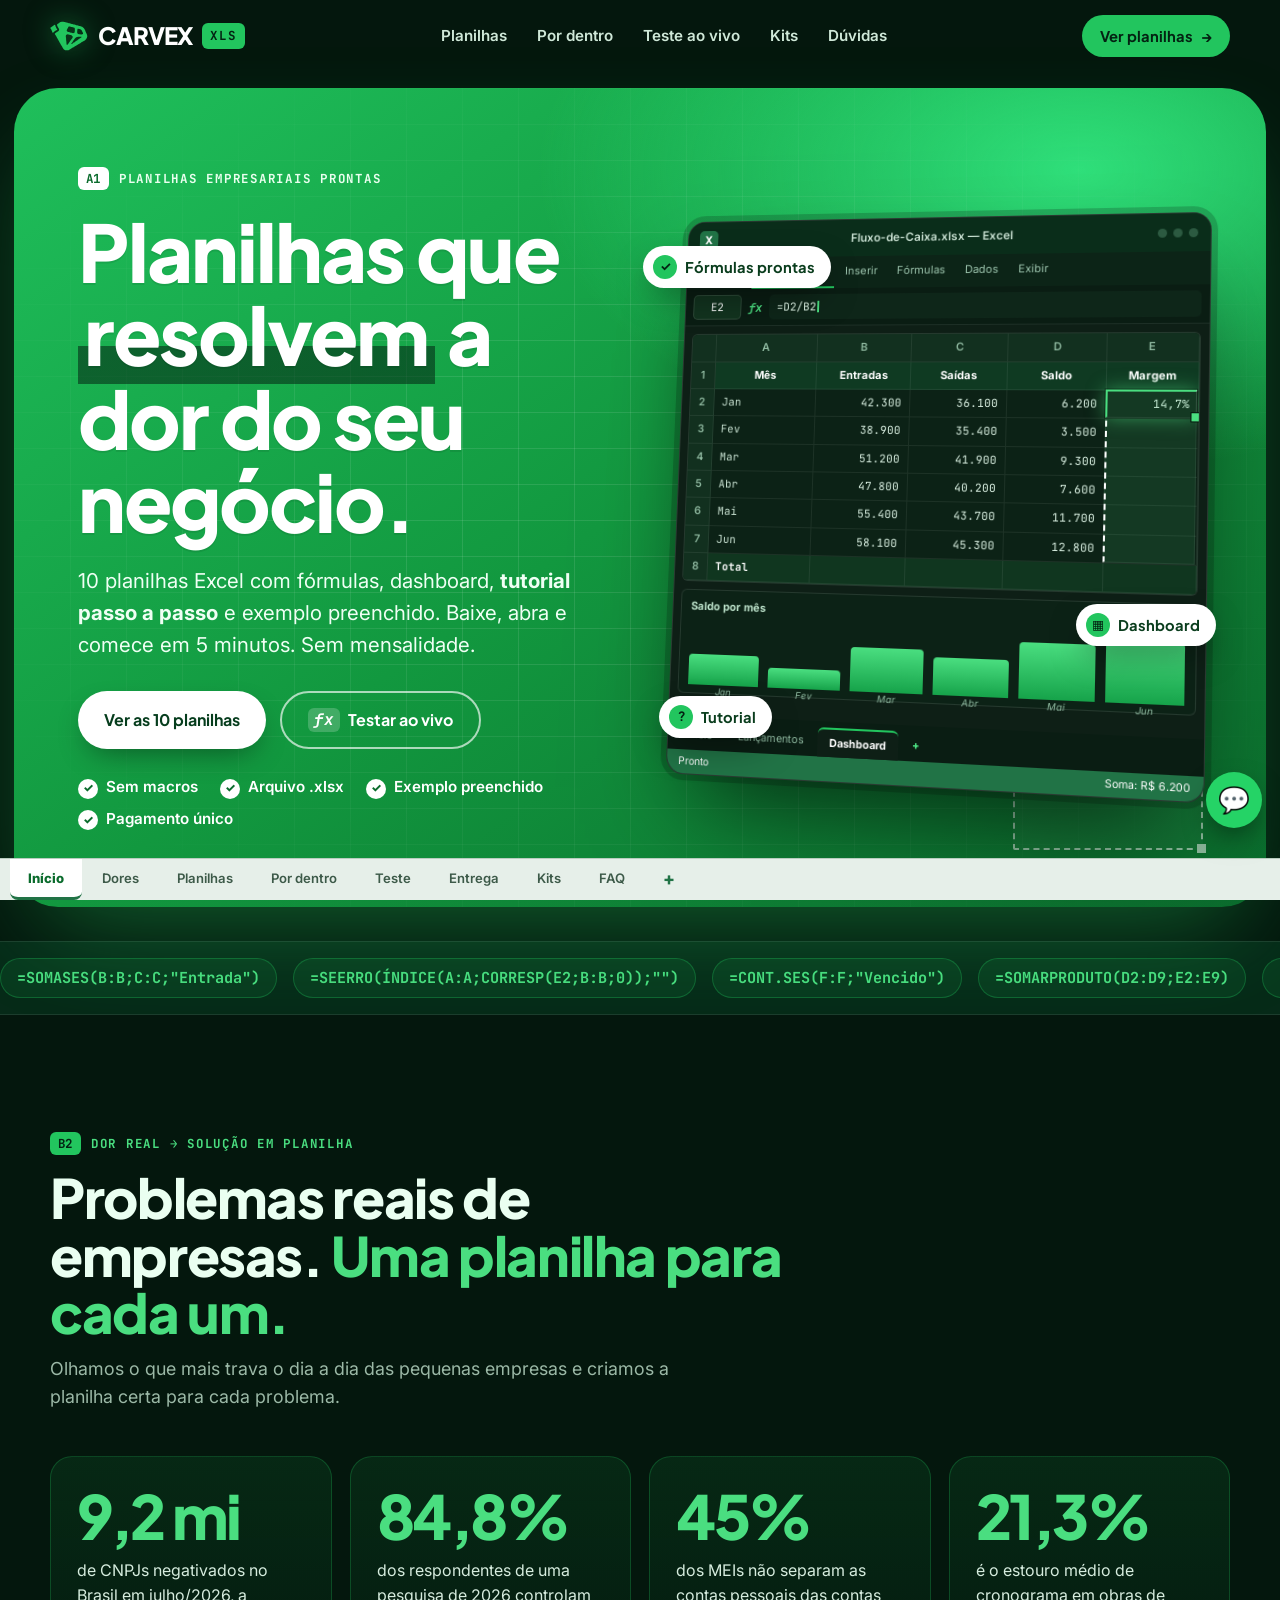
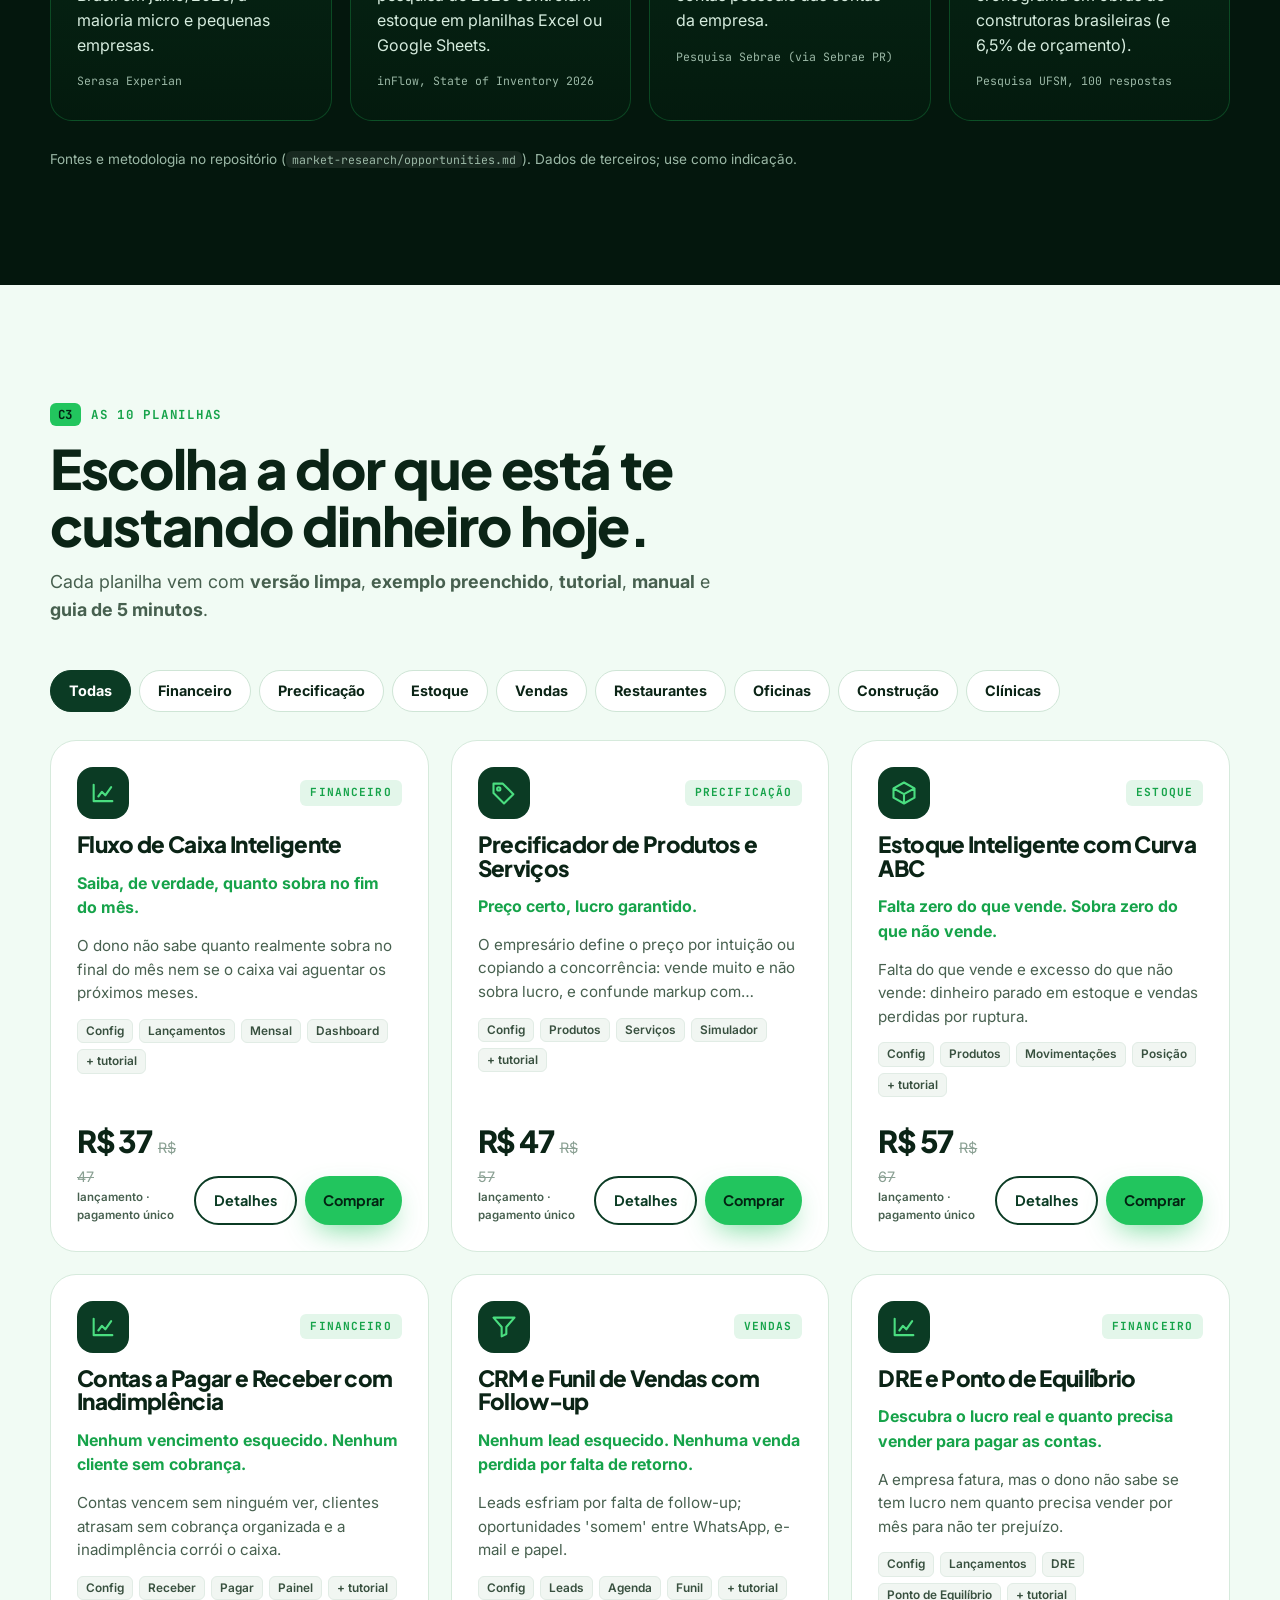
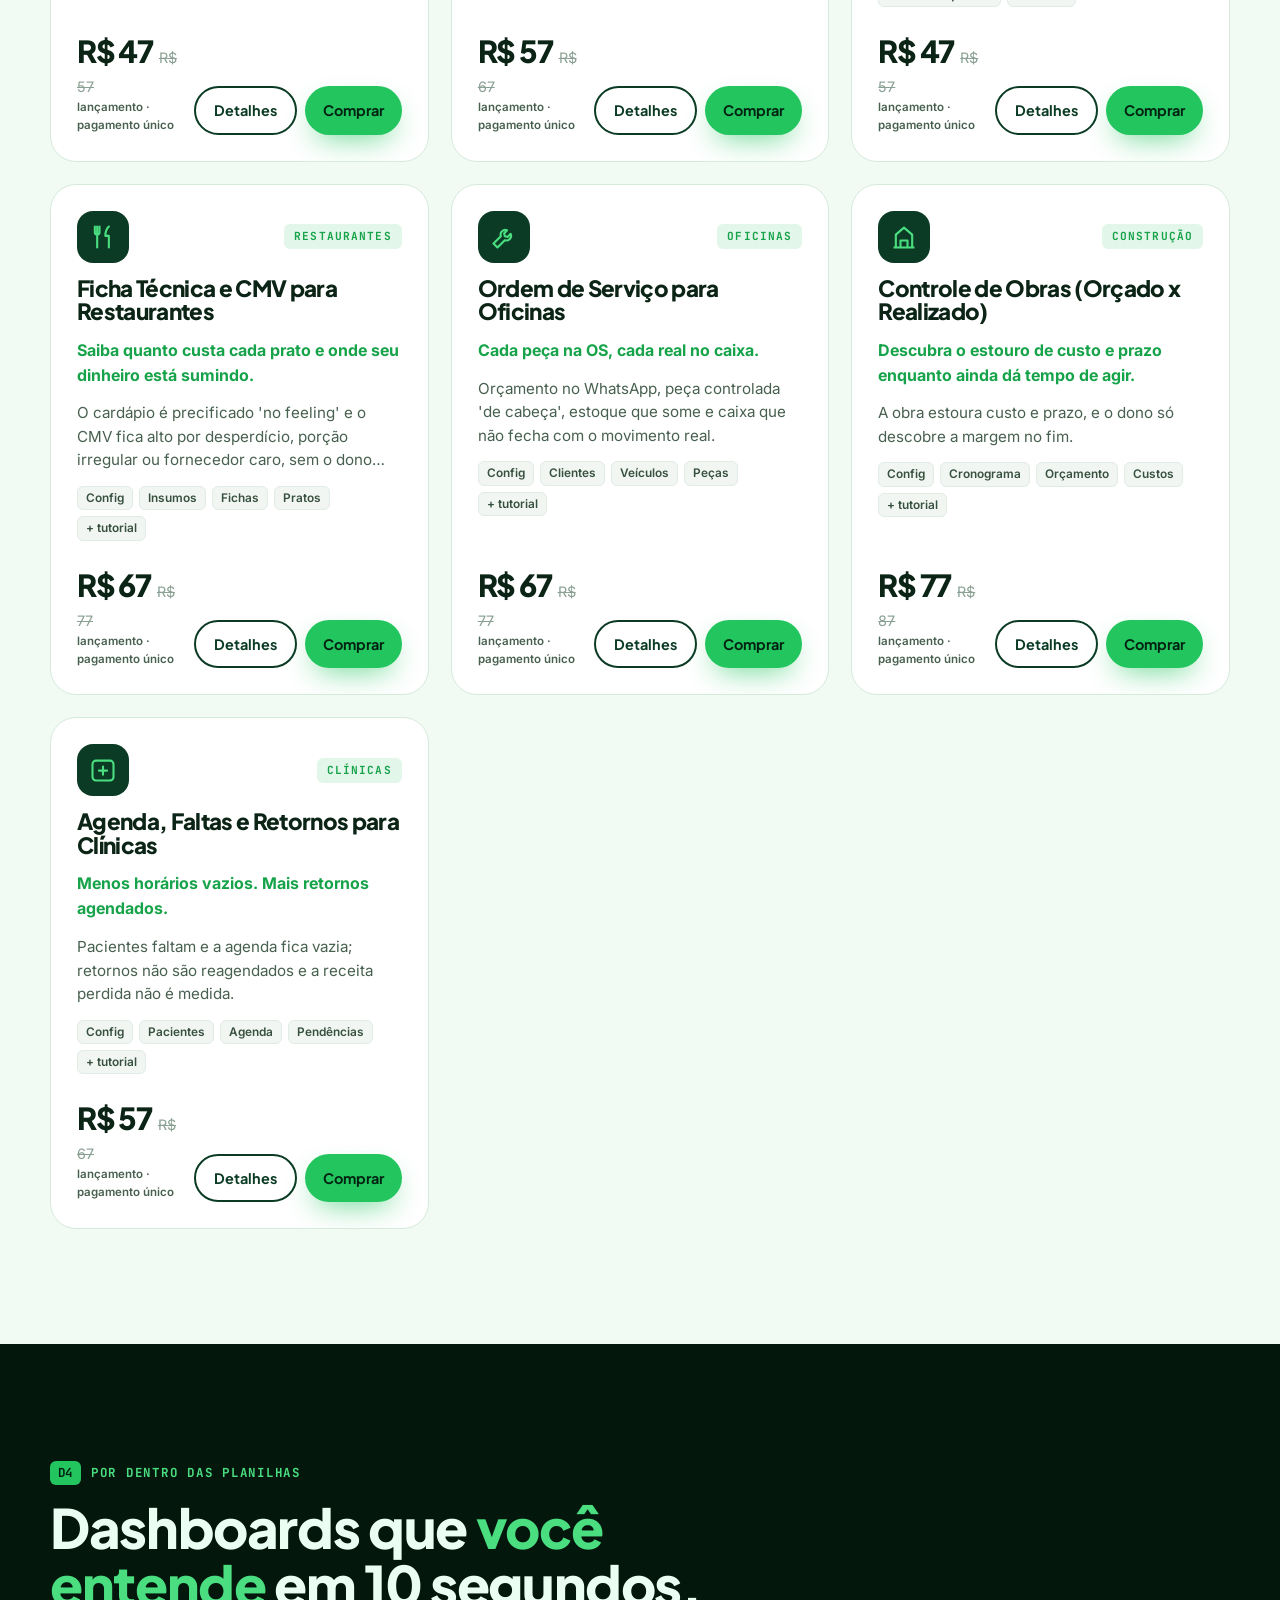
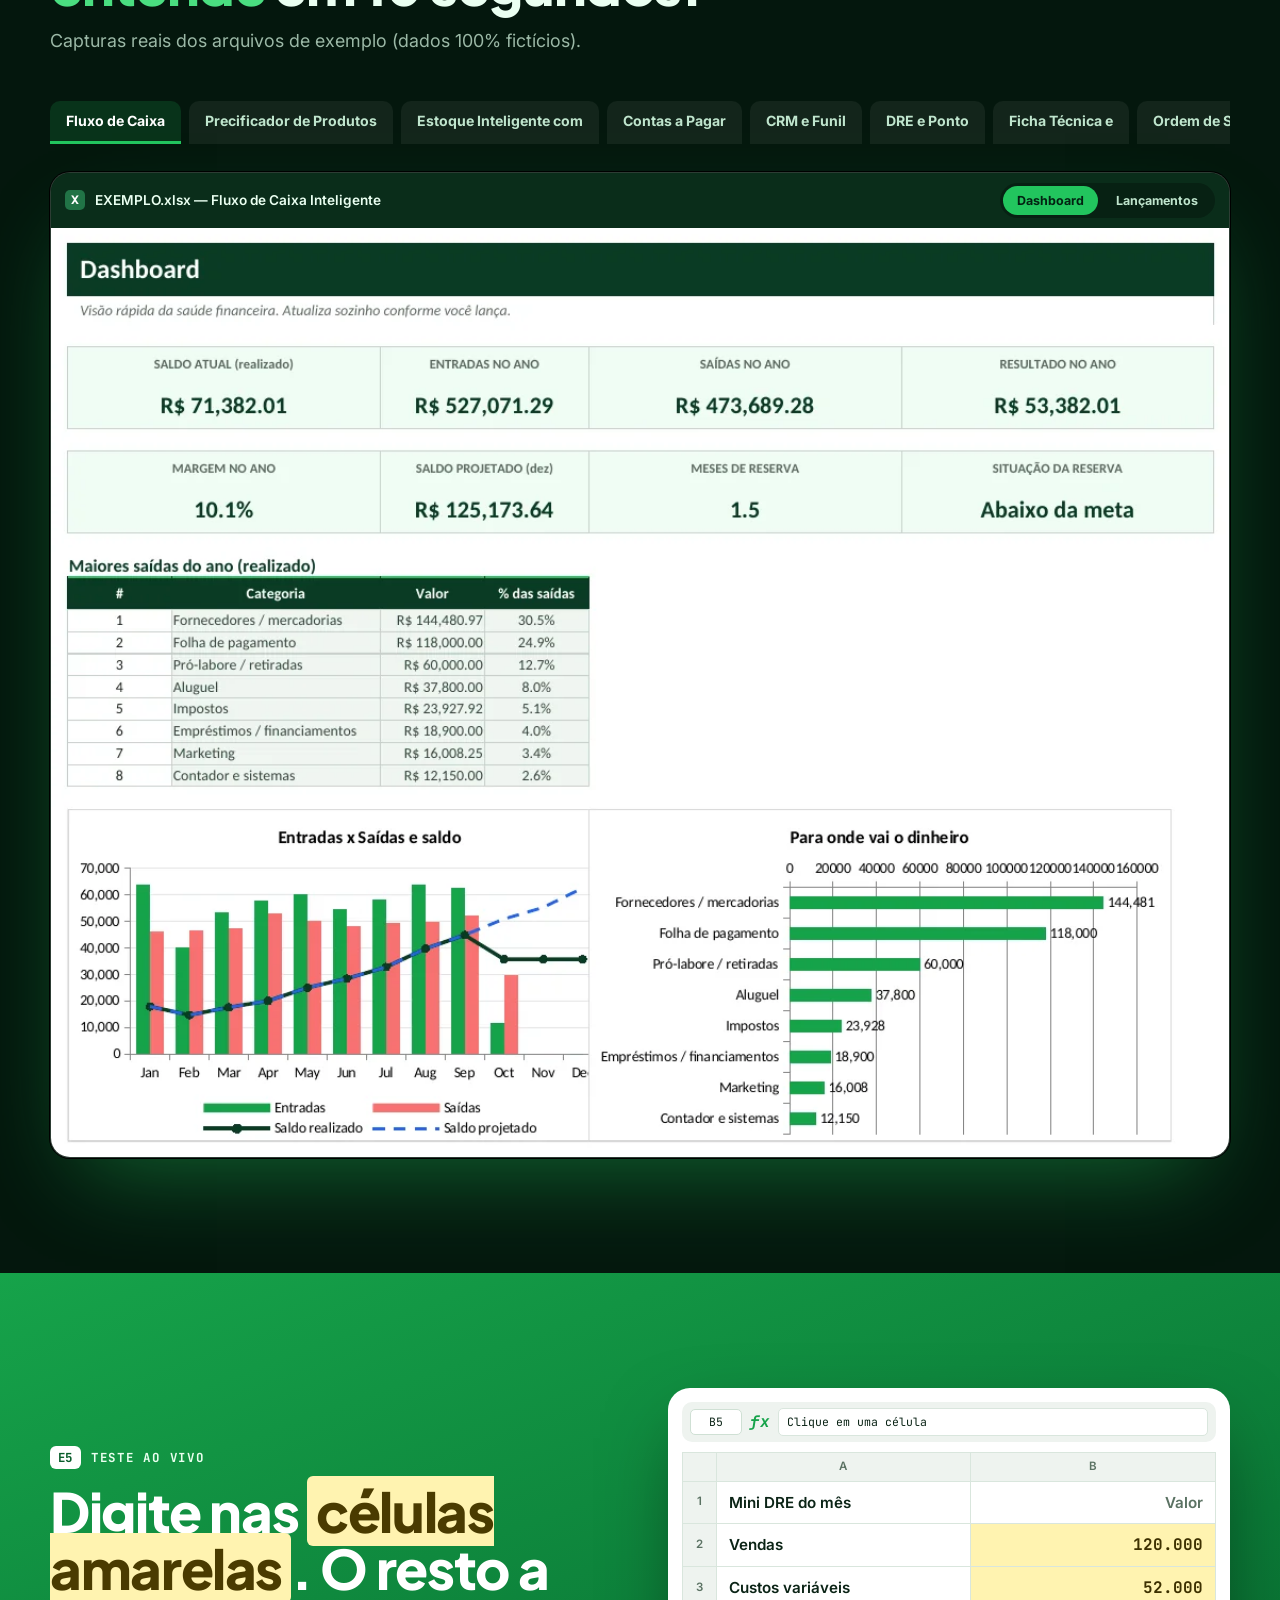
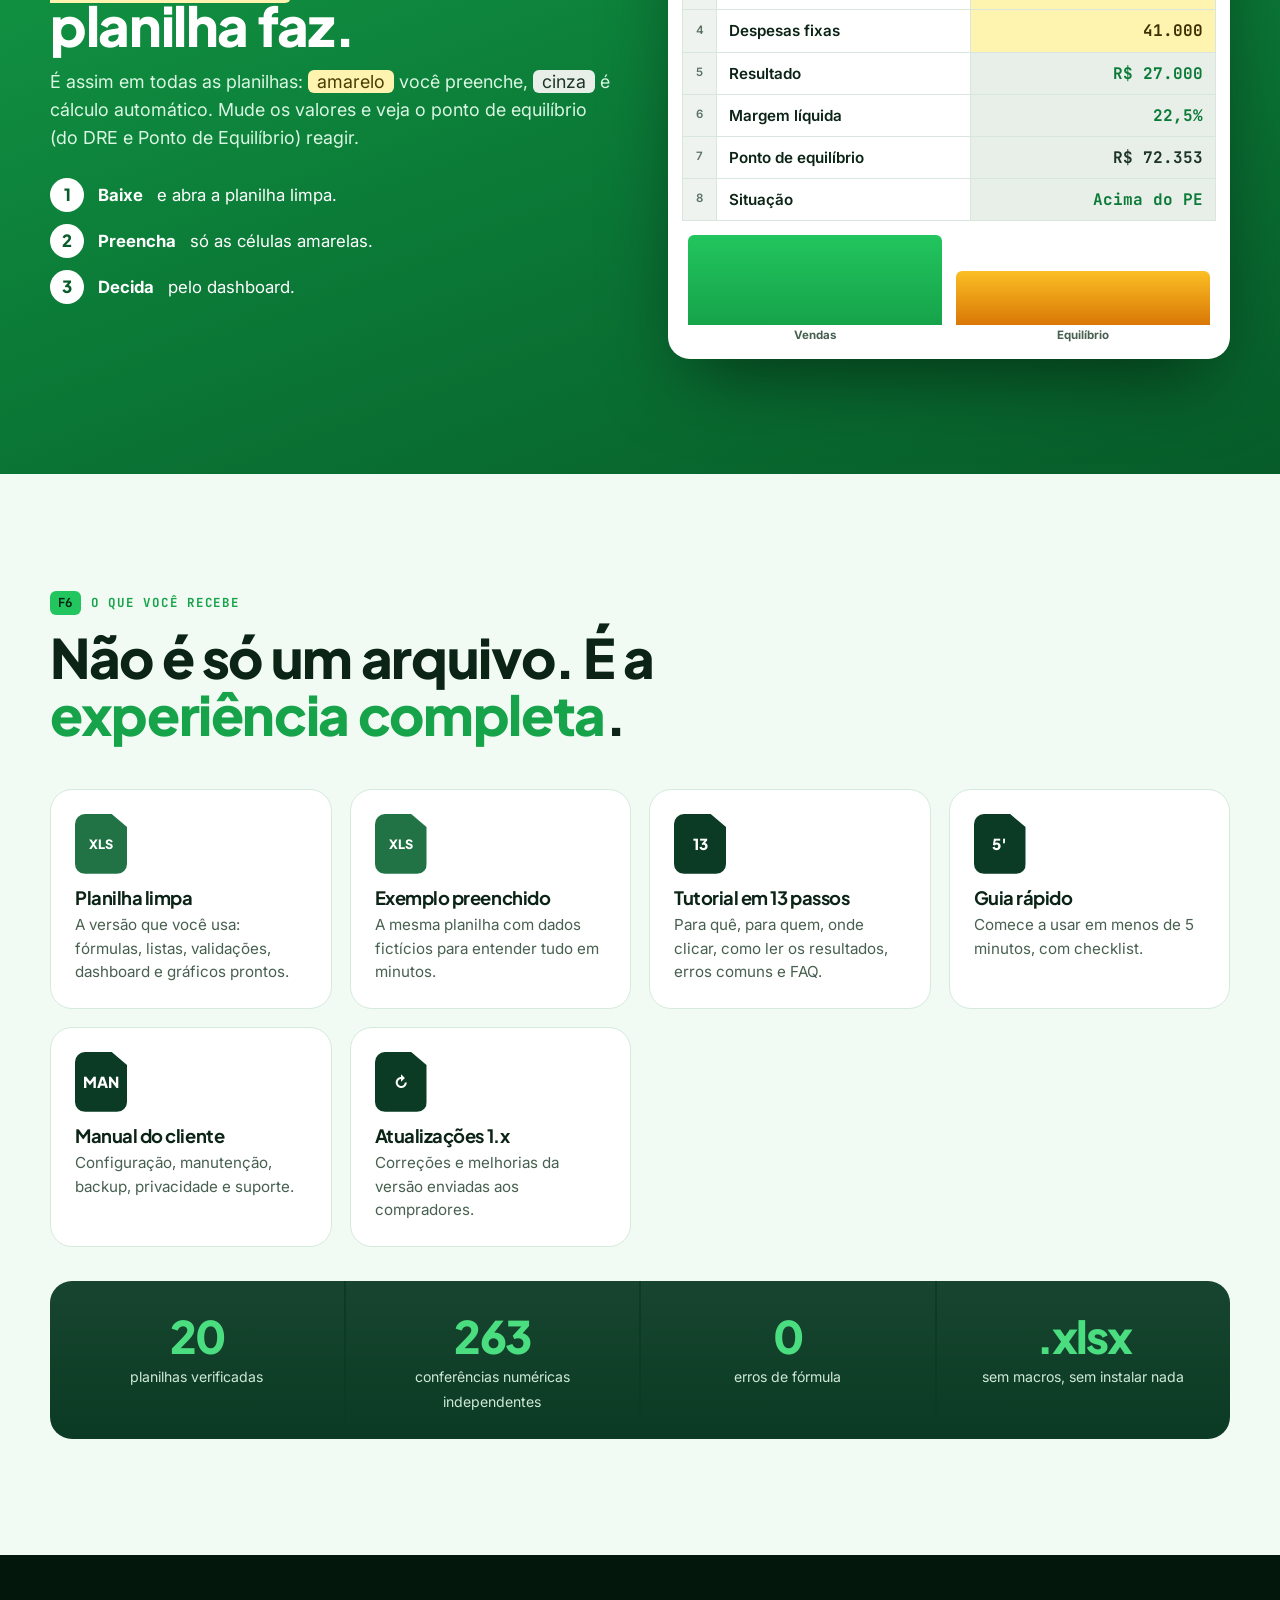
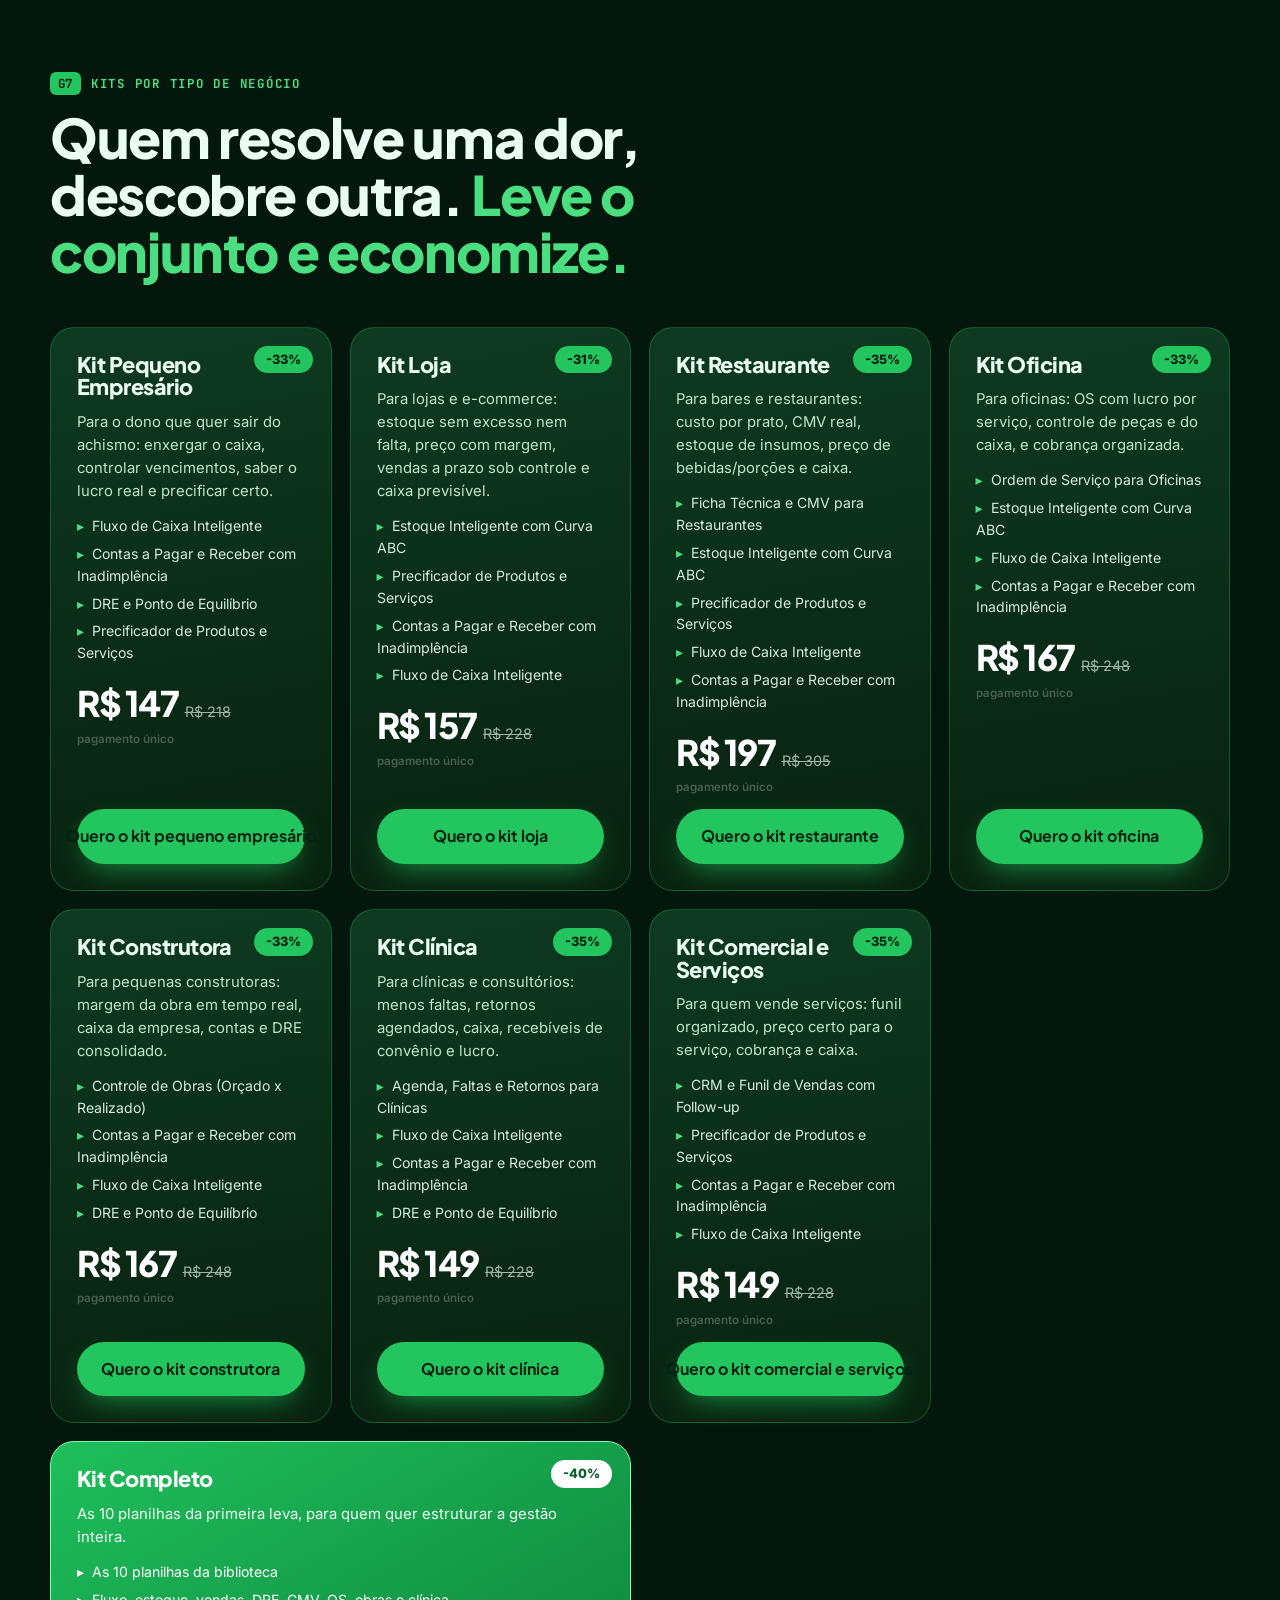
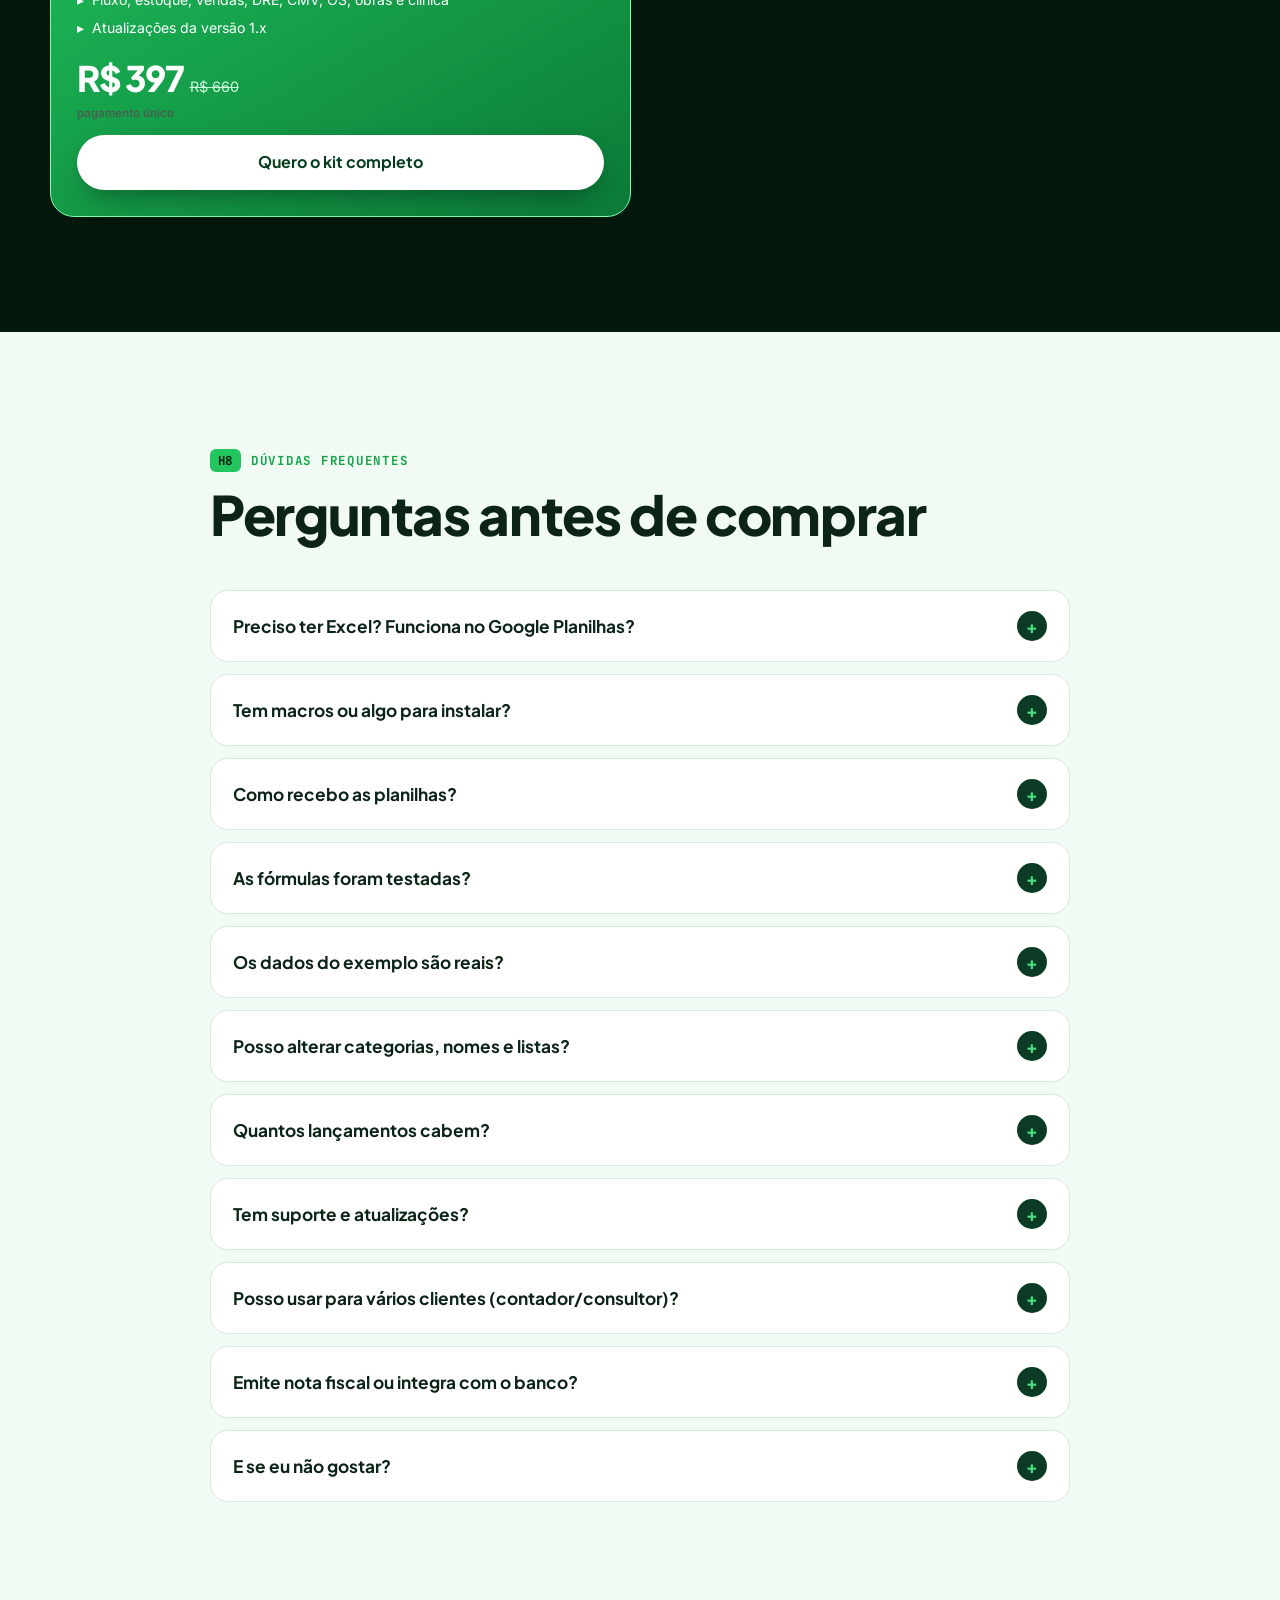
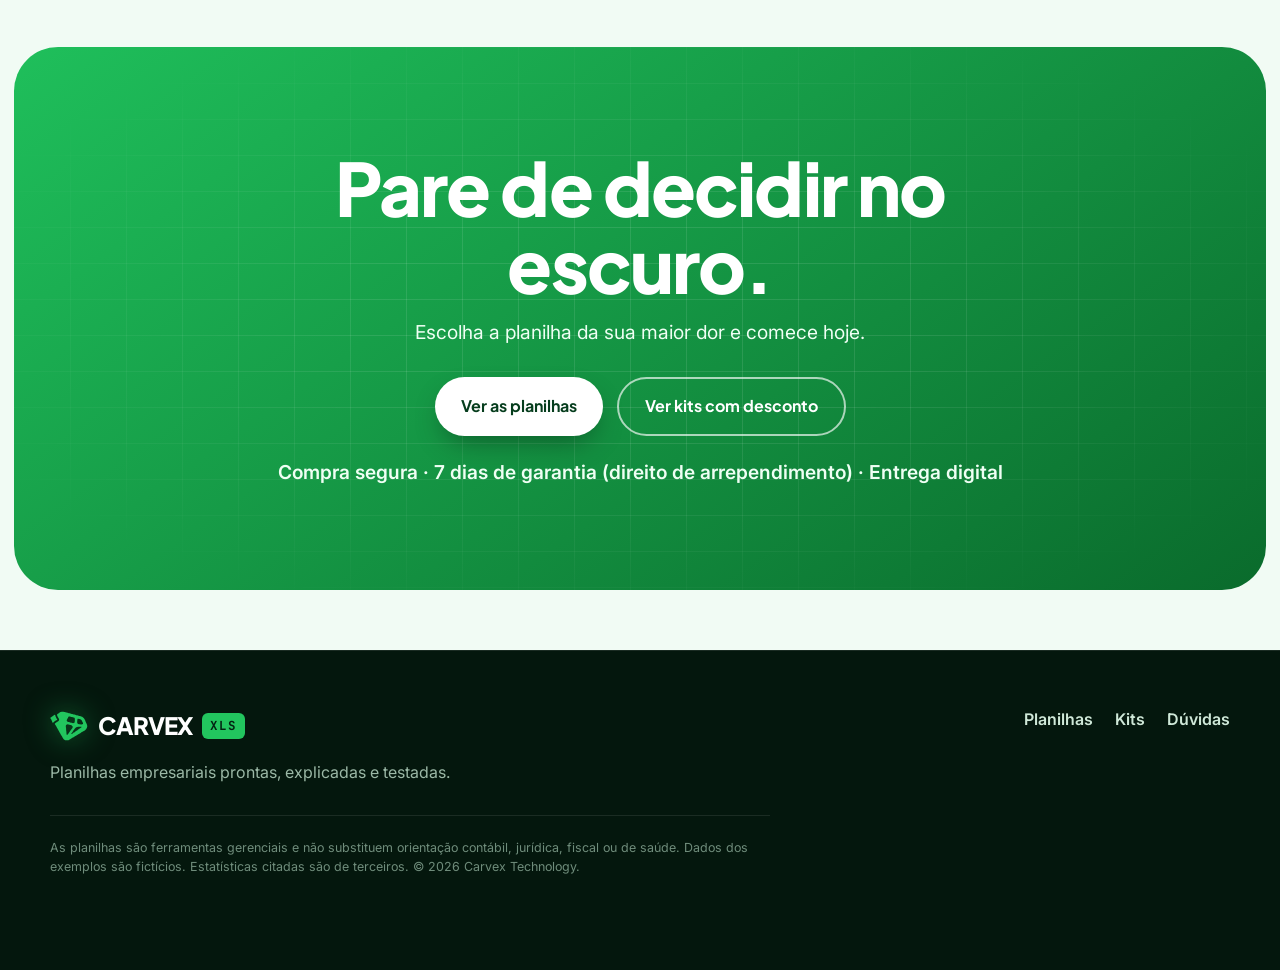
<file: site/index.html>
<!doctype html>
<html lang="pt-BR">
<head>
<meta charset="utf-8">
<meta name="viewport" content="width=device-width, initial-scale=1">
<title>Carvex XLS — Planilhas empresariais prontas para usar</title>
<meta name="description" content="10 planilhas Excel empresariais prontas: fluxo de caixa, precificação, estoque, contas a pagar e receber, CRM, DRE, CMV, oficina, obras e clínica. Com tutorial, exemplo preenchido e dashboard. Sem mensalidade.">
<meta name="theme-color" content="#04170d">
<meta property="og:title" content="Carvex XLS — Planilhas empresariais prontas para usar">
<meta property="og:description" content="Baixe, abra e comece em 5 minutos. 10 planilhas com fórmulas, dashboard, tutorial e exemplo preenchido.">
<meta property="og:type" content="website">
<link rel="icon" href="favicon.svg" type="image/svg+xml">
<link rel="preconnect" href="https://fonts.googleapis.com">
<link rel="preconnect" href="https://fonts.gstatic.com" crossorigin>
<link href="https://fonts.googleapis.com/css2?family=Archivo:wght@700;800;900&family=Inter:wght@400;500;600;700&family=JetBrains+Mono:wght@500;700&family=Plus+Jakarta+Sans:wght@700;800&display=swap" rel="stylesheet">
<link rel="stylesheet" href="styles.css">
</head>
<body>
<a class="skip" href="#produtos">Ir para os produtos</a>

<!-- ============================ NAV ============================ -->
<header class="nav" id="nav">
  <div class="wrap nav-in">
    <a class="brand" href="#inicio" aria-label="Carvex XLS — início">
      <img class="brand-mark" src="logo-mark.svg" alt="" width="40" height="32">
      <span class="brand-word">CARVEX</span><span class="brand-xls">XLS</span>
    </a>
    <nav class="nav-links" aria-label="Principal">
      <a href="#produtos">Planilhas</a>
      <a href="#dentro">Por dentro</a>
      <a href="#teste">Teste ao vivo</a>
      <a href="#kits">Kits</a>
      <a href="#faq">Dúvidas</a>
    </nav>
    <a class="btn btn-sm btn-glow" href="#produtos">Ver planilhas <span aria-hidden="true">→</span></a>
  </div>
</header>

<main>
<!-- ============================ HERO ============================ -->
<section class="hero-wrap" id="inicio">
  <div class="hero">
    <div class="hero-grid" aria-hidden="true"></div>
    <div class="hero-ants" aria-hidden="true"></div>
    <div class="hero-float" aria-hidden="true" id="floaters"></div>

    <div class="hero-copy">
      <p class="kicker"><span class="cellref">A1</span> Planilhas empresariais prontas</p>
      <h1>Planilhas que <em>resolvem</em> a dor do seu negócio.</h1>
      <p class="lead">10 planilhas Excel com fórmulas, dashboard, <strong>tutorial passo a passo</strong> e exemplo preenchido. Baixe, abra e comece em 5 minutos. Sem mensalidade.</p>
      <div class="hero-cta">
        <a class="btn btn-white" href="#produtos">Ver as 10 planilhas</a>
        <a class="btn btn-ghost" href="#teste"><span class="fx-dot">fx</span> Testar ao vivo</a>
      </div>
      <ul class="ticks">
        <li>Sem macros</li><li>Arquivo .xlsx</li><li>Exemplo preenchido</li><li>Pagamento único</li>
      </ul>
    </div>

    <div class="hero-visual">
      <div class="chip chip-a"><i>✓</i> Fórmulas prontas</div>
      <div class="chip chip-b"><i>▦</i> Dashboard</div>
      <div class="chip chip-c"><i>?</i> Tutorial</div>
      <div class="xl" id="xl" aria-label="Demonstração animada de uma planilha">
        <div class="xl-top">
          <span class="xl-app">X</span>
          <span class="xl-title">Fluxo-de-Caixa.xlsx — Excel</span>
          <span class="xl-dots"><i></i><i></i><i></i></span>
        </div>
        <div class="xl-ribbon"><span>Arquivo</span><span class="on">Página Inicial</span><span>Inserir</span><span>Fórmulas</span><span>Dados</span><span>Exibir</span></div>
        <div class="xl-fbar"><div class="xl-name" id="xlName">D2</div><span class="xl-fx">fx</span><div class="xl-formula"><span id="xlFormula"></span><b class="caret"></b></div></div>
        <div class="xl-body">
          <div class="xl-sheet" id="xlSheet"></div>
          <div class="xl-chart" aria-hidden="true">
            <div class="xl-chart-title">Saldo por mês</div>
            <div class="bars" id="xlBars"></div>
          </div>
        </div>
        <div class="xl-tabs"><span>Início</span><span>Lançamentos</span><span class="on">Dashboard</span><span class="plus">+</span></div>
        <div class="xl-status"><span>Pronto</span><span id="xlStat">Soma: R$ 0</span></div>
      </div>
    </div>
  </div>
</section>

<!-- ============================ MARQUEE ============================ -->
<div class="marquee" aria-hidden="true">
  <div class="marquee-track" id="marquee"></div>
</div>

<!-- ============================ DORES ============================ -->
<section class="sec dark" id="dores">
  <div class="wrap">
    <header class="sec-head reveal">
      <p class="kicker"><span class="cellref">B2</span> Dor real → solução em planilha</p>
      <h2>Problemas reais de empresas. <em>Uma planilha para cada um.</em></h2>
      <p class="sub">Olhamos o que mais trava o dia a dia das pequenas empresas e criamos a planilha certa para cada problema.</p>
    </header>
    <div class="stats">
      <article class="stat reveal"><b class="count" data-to="9.2" data-dec="1" data-suf=" mi">0</b><p>de CNPJs negativados no Brasil em julho/2026, a maioria micro e pequenas empresas.</p><small>Serasa Experian</small></article>
      <article class="stat reveal"><b class="count" data-to="84.8" data-dec="1" data-suf="%">0</b><p>dos respondentes de uma pesquisa de 2026 controlam estoque em planilhas Excel ou Google Sheets.</p><small>inFlow, State of Inventory 2026</small></article>
      <article class="stat reveal"><b class="count" data-to="45" data-suf="%">0</b><p>dos MEIs não separam as contas pessoais das contas da empresa.</p><small>Pesquisa Sebrae (via Sebrae PR)</small></article>
      <article class="stat reveal"><b class="count" data-to="21.3" data-dec="1" data-suf="%">0</b><p>é o estouro médio de cronograma em obras de construtoras brasileiras (e 6,5% de orçamento).</p><small>Pesquisa UFSM, 100 respostas</small></article>
    </div>
    <p class="foot reveal">Fontes e metodologia no repositório (<code>market-research/opportunities.md</code>). Dados de terceiros; use como indicação.</p>
  </div>
</section>

<!-- ============================ PRODUTOS ============================ -->
<section class="sec light" id="produtos">
  <div class="wrap">
    <header class="sec-head reveal">
      <p class="kicker"><span class="cellref">C3</span> As 10 planilhas</p>
      <h2>Escolha a dor que está te custando dinheiro hoje.</h2>
      <p class="sub">Cada planilha vem com <strong>versão limpa</strong>, <strong>exemplo preenchido</strong>, <strong>tutorial</strong>, <strong>manual</strong> e <strong>guia de 5 minutos</strong>.</p>
    </header>
    <div class="filters reveal" id="filters" role="tablist" aria-label="Filtrar por categoria"></div>
    <div class="grid" id="grid"></div>
  </div>
</section>

<!-- ============================ POR DENTRO ============================ -->
<section class="sec dark" id="dentro">
  <div class="wrap">
    <header class="sec-head reveal">
      <p class="kicker"><span class="cellref">D4</span> Por dentro das planilhas</p>
      <h2>Dashboards que <em>você entende</em> em 10 segundos.</h2>
      <p class="sub">Capturas reais dos arquivos de exemplo (dados 100% fictícios).</p>
    </header>
    <div class="peek reveal">
      <div class="peek-tabs" id="peekTabs" role="tablist" aria-label="Escolha a planilha"></div>
      <div class="peek-frame">
        <div class="peek-bar"><span class="xl-app">X</span><span id="peekTitle">Fluxo-de-Caixa.xlsx</span>
          <span class="peek-views" role="tablist"><button class="on" data-view="dash">Dashboard</button><button data-view="sheet">Lançamentos</button></span></div>
        <div class="peek-img"><img id="peekImg" alt="" loading="lazy"></div>
      </div>
    </div>
  </div>
</section>

<!-- ============================ TESTE AO VIVO ============================ -->
<section class="sec green" id="teste">
  <div class="wrap two">
    <div class="reveal">
      <p class="kicker"><span class="cellref">E5</span> Teste ao vivo</p>
      <h2>Digite nas <span class="y">células amarelas</span>. O resto a planilha faz.</h2>
      <p class="sub">É assim em todas as planilhas: <span class="y">amarelo</span> você preenche, <span class="g">cinza</span> é cálculo automático. Mude os valores e veja o ponto de equilíbrio (do DRE e Ponto de Equilíbrio) reagir.</p>
      <ol class="how">
        <li><b>Baixe</b> e abra a planilha limpa.</li>
        <li><b>Preencha</b> só as células amarelas.</li>
        <li><b>Decida</b> pelo dashboard.</li>
      </ol>
    </div>
    <div class="live reveal" id="live">
      <div class="xl-fbar"><div class="xl-name" id="lvName">B5</div><span class="xl-fx">fx</span><div class="xl-formula"><span id="lvFormula">Clique em uma célula</span></div></div>
      <table class="lv">
        <colgroup><col class="c0"><col><col class="c2"></colgroup>
        <thead><tr><th></th><th>A</th><th>B</th></tr></thead>
        <tbody>
          <tr><th>1</th><td class="lbl">Mini DRE do mês</td><td class="lbl r">Valor</td></tr>
          <tr><th>2</th><td class="lbl">Vendas</td><td class="in" data-c="B2"><input id="inV" inputmode="numeric" value="120.000" aria-label="Vendas"></td></tr>
          <tr><th>3</th><td class="lbl">Custos variáveis</td><td class="in" data-c="B3"><input id="inC" inputmode="numeric" value="52.000" aria-label="Custos variáveis"></td></tr>
          <tr><th>4</th><td class="lbl">Despesas fixas</td><td class="in" data-c="B4"><input id="inF" inputmode="numeric" value="41.000" aria-label="Despesas fixas"></td></tr>
          <tr><th>5</th><td class="lbl">Resultado</td><td class="calc" data-c="B5" id="oR"></td></tr>
          <tr><th>6</th><td class="lbl">Margem líquida</td><td class="calc" data-c="B6" id="oM"></td></tr>
          <tr><th>7</th><td class="lbl">Ponto de equilíbrio</td><td class="calc" data-c="B7" id="oP"></td></tr>
          <tr><th>8</th><td class="lbl">Situação</td><td class="calc" data-c="B8" id="oS"></td></tr>
        </tbody>
      </table>
      <div class="lv-bars" aria-hidden="true"><div><i id="bV"></i><span>Vendas</span></div><div><i id="bP" class="pe"></i><span>Equilíbrio</span></div></div>
    </div>
  </div>
</section>

<!-- ============================ ENTREGA ============================ -->
<section class="sec light" id="entrega">
  <div class="wrap">
    <header class="sec-head reveal">
      <p class="kicker"><span class="cellref">F6</span> O que você recebe</p>
      <h2>Não é só um arquivo. É a <em>experiência completa</em>.</h2>
    </header>
    <div class="files">
      <article class="file reveal"><span class="ico xlsx">XLS</span><h3>Planilha limpa</h3><p>A versão que você usa: fórmulas, listas, validações, dashboard e gráficos prontos.</p></article>
      <article class="file reveal"><span class="ico xlsx">XLS</span><h3>Exemplo preenchido</h3><p>A mesma planilha com dados fictícios para entender tudo em minutos.</p></article>
      <article class="file reveal"><span class="ico doc">13</span><h3>Tutorial em 13 passos</h3><p>Para quê, para quem, onde clicar, como ler os resultados, erros comuns e FAQ.</p></article>
      <article class="file reveal"><span class="ico doc">5′</span><h3>Guia rápido</h3><p>Comece a usar em menos de 5 minutos, com checklist.</p></article>
      <article class="file reveal"><span class="ico doc">MAN</span><h3>Manual do cliente</h3><p>Configuração, manutenção, backup, privacidade e suporte.</p></article>
      <article class="file reveal"><span class="ico doc">↻</span><h3>Atualizações 1.x</h3><p>Correções e melhorias da versão enviadas aos compradores.</p></article>
    </div>
    <div class="proof reveal">
      <div><b class="count" data-to="20">0</b><span>planilhas verificadas</span></div>
      <div><b class="count" data-to="263">0</b><span>conferências numéricas independentes</span></div>
      <div><b class="count" data-to="0">0</b><span>erros de fórmula</span></div>
      <div><b>.xlsx</b><span>sem macros, sem instalar nada</span></div>
    </div>
  </div>
</section>

<!-- ============================ KITS ============================ -->
<section class="sec dark" id="kits">
  <div class="wrap">
    <header class="sec-head reveal">
      <p class="kicker"><span class="cellref">G7</span> Kits por tipo de negócio</p>
      <h2>Quem resolve uma dor, descobre outra. <em>Leve o conjunto e economize.</em></h2>
    </header>
    <div class="kits" id="kitGrid"></div>
  </div>
</section>

<!-- ============================ FAQ ============================ -->
<section class="sec light" id="faq">
  <div class="wrap narrow">
    <header class="sec-head reveal">
      <p class="kicker"><span class="cellref">H8</span> Dúvidas frequentes</p>
      <h2>Perguntas antes de comprar</h2>
    </header>
    <div class="faq reveal" id="faqList"></div>
  </div>
</section>

<!-- ============================ CTA FINAL ============================ -->
<section class="cta-wrap" id="comprar">
  <div class="cta">
    <div class="hero-grid" aria-hidden="true"></div>
    <h2>Pare de decidir no escuro.</h2>
    <p>Escolha a planilha da sua maior dor e comece hoje.</p>
    <div class="hero-cta"><a class="btn btn-white" href="#produtos">Ver as planilhas</a><a class="btn btn-ghost" href="#kits">Ver kits com desconto</a></div>
    <p class="guar" id="guar"></p>
  </div>
</section>
</main>

<footer class="footer">
  <div class="wrap foot-in">
    <div>
      <a class="brand" href="#inicio"><img class="brand-mark" src="logo-mark.svg" alt="" width="40" height="32"><span class="brand-word">CARVEX</span><span class="brand-xls">XLS</span></a>
      <p class="muted">Planilhas empresariais prontas, explicadas e testadas.</p>
    </div>
    <div class="foot-links" id="footLinks"></div>
    <p class="legal">As planilhas são ferramentas gerenciais e não substituem orientação contábil, jurídica, fiscal ou de saúde. Dados dos exemplos são fictícios. Estatísticas citadas são de terceiros. © <span id="yr"></span> Carvex Technology.</p>
  </div>
</footer>

<!-- tabs de planilha (scroll-spy) -->
<nav class="sheetbar" aria-label="Seções" id="sheetbar">
  <a href="#inicio" class="on">Início</a><a href="#dores">Dores</a><a href="#produtos">Planilhas</a><a href="#dentro">Por dentro</a><a href="#teste">Teste</a><a href="#entrega">Entrega</a><a href="#kits">Kits</a><a href="#faq">FAQ</a><span class="plus">+</span>
</nav>

<!-- modal -->
<div class="modal" id="modal" role="dialog" aria-modal="true" aria-labelledby="mTitle" hidden>
  <div class="modal-card">
    <button class="x" id="mClose" aria-label="Fechar">×</button>
    <div class="m-grid">
      <div class="m-img"><div class="peek-views" id="mViews"><button class="on" data-view="dash">Dashboard</button><button data-view="sheet">Lançamentos</button></div><img id="mImg" alt=""></div>
      <div class="m-info">
        <span class="tag" id="mCat"></span>
        <h3 id="mTitle"></h3>
        <p class="slogan" id="mSlogan"></p>
        <p id="mResumo"></p>
        <h4>Resolve</h4><p id="mDor" class="dor"></p>
        <h4>O que ela faz</h4><ul id="mList"></ul>
        <h4>Abas</h4><div class="pills" id="mAbas"></div>
        <div class="price-box"><div><small id="mFrom"></small><b id="mPrice"></b></div><button class="btn btn-green" id="mBuy">Quero esta planilha</button></div>
        <p class="tiny" id="mKits"></p>
      </div>
    </div>
  </div>
</div>
<div class="toast" id="toast" role="status" aria-live="polite" hidden></div>
<a class="wa" id="wa" href="#" target="_blank" rel="noopener" hidden aria-label="Falar no WhatsApp">💬</a>

<script src="config.js"></script>
<script src="catalog.js"></script>
<script src="app.js"></script>
</body>
</html>
</file>
<file: site/styles.css>
/* Carvex XLS — página de vendas
   Identidade: verde vibrante + preto-esverdeado, tipografia pesada e arredondada, referências visuais ao Excel. */
:root{
  --bg:#04170d; --bg2:#062a18; --card:#0a2417; --line:rgba(255,255,255,.09);
  --g:#22c55e; --g2:#4ade80; --gd:#16a34a; --gdd:#0b3b24; --xl:#217346;
  --ink:#eafff1; --muted:#9bb8a6; --paper:#f1fbf4; --text:#0b2416; --text2:#47604f;
  --yellow:#fff3b0; --gray:#e8efe9; --red:#f87171; --amber:#fbbf24;
  --r:22px; --shadow:0 30px 80px -20px rgba(0,0,0,.55);
  --font-d:'Plus Jakarta Sans','Archivo','Inter',system-ui,-apple-system,Segoe UI,Roboto,sans-serif;
  --font-b:'Inter',system-ui,-apple-system,Segoe UI,Roboto,sans-serif;
  --mono:'JetBrains Mono',ui-monospace,SFMono-Regular,Menlo,Consolas,monospace;
}
*{box-sizing:border-box;margin:0;padding:0}
html{scroll-behavior:smooth;scroll-padding-top:84px}
body{background:var(--bg);color:var(--ink);font-family:var(--font-b);line-height:1.55;-webkit-font-smoothing:antialiased;overflow-x:hidden;padding-bottom:54px}
img{max-width:100%;display:block}
a{color:inherit;text-decoration:none}
button{font:inherit;color:inherit;cursor:pointer;border:0;background:none}
:focus-visible{outline:3px solid var(--g2);outline-offset:3px;border-radius:8px}
.skip{position:absolute;left:-999px;top:8px;background:#fff;color:#000;padding:8px 12px;border-radius:8px;z-index:100}
.skip:focus{left:8px}
.wrap{width:min(1180px,100% - 40px);margin-inline:auto}
.wrap.narrow{width:min(860px,100% - 40px)}
h1,h2,h3,h4{font-family:var(--font-d);letter-spacing:-.025em;line-height:1.05}
h2{font-size:clamp(2rem,4.6vw,3.4rem);font-weight:800}
h2 em,h1 em{font-style:normal;color:var(--g2)}
.light h2 em{color:var(--gd)}
.kicker{display:inline-flex;align-items:center;gap:10px;font-family:var(--mono);font-size:.78rem;letter-spacing:.14em;text-transform:uppercase;color:var(--g2);font-weight:700}
.light .kicker{color:var(--gd)}
.cellref{display:inline-block;background:var(--g);color:#032212;border-radius:6px;padding:2px 8px;font-weight:700;letter-spacing:.04em}
.sub{font-size:1.12rem;color:var(--muted);max-width:60ch;margin-top:14px}
.light .sub{color:var(--text2)}
.sec{padding:clamp(64px,9vw,120px) 0;position:relative}
.sec.dark{background:var(--bg)} .sec.light{background:var(--paper);color:var(--text)}
.sec.green{background:linear-gradient(160deg,#16a34a 0%,#0b7a37 55%,#075c29 100%);color:#fff}
.sec.green .kicker{color:#eaffef}.sec.green .cellref{background:#fff;color:#075c29}.sec.green .sub{color:#d9f7e3}
.sec-head{margin-bottom:46px}
.sec-head h2{margin-top:14px;max-width:20ch}
.foot{margin-top:28px;color:var(--muted);font-size:.85rem}
code{font-family:var(--mono);font-size:.85em;background:rgba(255,255,255,.08);padding:1px 6px;border-radius:6px}

/* ---------- botões ---------- */
.btn{display:inline-flex;align-items:center;justify-content:center;gap:8px;padding:15px 26px;border-radius:999px;font-weight:700;font-family:var(--font-d);transition:transform .2s,box-shadow .2s,background .2s;white-space:nowrap}
.btn:hover{transform:translateY(-2px)}
.btn-sm{padding:10px 18px;font-size:.92rem}
.btn-white{background:#fff;color:#063d1d;box-shadow:0 12px 30px -10px rgba(0,0,0,.45)}
.btn-ghost{border:2px solid rgba(255,255,255,.65);color:#fff}
.btn-ghost:hover{background:rgba(255,255,255,.14)}
.btn-green{background:var(--g);color:#032212;box-shadow:0 12px 30px -10px rgba(34,197,94,.7)}
.btn-green:hover{background:var(--g2)}
.btn-glow{background:var(--g);color:#032212;box-shadow:0 0 0 0 rgba(34,197,94,.6);animation:pulse 2.6s infinite}
@keyframes pulse{70%{box-shadow:0 0 0 14px rgba(34,197,94,0)}100%{box-shadow:0 0 0 0 rgba(34,197,94,0)}}
.fx-dot{font-family:var(--mono);font-style:italic;font-weight:700;background:rgba(255,255,255,.2);border-radius:6px;padding:0 6px}

/* ---------- nav ---------- */
.nav{position:fixed;inset:0 0 auto 0;z-index:50;transition:background .3s,backdrop-filter .3s,border-color .3s;border-bottom:1px solid transparent}
.nav.stuck{background:rgba(4,23,13,.82);backdrop-filter:blur(14px);border-color:var(--line)}
.nav-in{display:flex;align-items:center;justify-content:space-between;height:72px;gap:20px}
.brand{display:inline-flex;align-items:center;gap:10px}
.brand-mark{height:30px;width:auto;filter:drop-shadow(0 0 14px rgba(34,197,94,.55));transition:transform .5s}
.brand:hover .brand-mark{transform:rotate(-8deg) scale(1.08)}
.brand-word{font-family:var(--font-d);font-weight:800;font-size:1.5rem;letter-spacing:-.04em;color:#fff;text-transform:uppercase}
.brand-xls{font-family:var(--mono);font-weight:700;font-size:.78rem;letter-spacing:.16em;color:#032212;background:var(--g);padding:3px 8px;border-radius:6px}
.nav-links{display:flex;gap:30px;font-weight:600;font-size:.95rem;color:#cfe8d8}
.nav-links a{position:relative;padding:6px 0}
.nav-links a::after{content:"";position:absolute;left:0;bottom:0;height:2px;width:0;background:var(--g);transition:width .25s}
.nav-links a:hover::after{width:100%}

/* ---------- hero ---------- */
.hero-wrap{padding:88px 14px 0}
.hero{position:relative;overflow:hidden;border-radius:44px;max-width:1380px;margin:0 auto;padding:clamp(36px,6vw,84px) clamp(22px,5vw,72px);display:grid;grid-template-columns:1.02fr 1fr;gap:40px;align-items:center;
  background:radial-gradient(900px 500px at 85% 10%,#2fe07a 0%,transparent 60%),linear-gradient(145deg,#1fbf5b 0%,#12983f 50%,#0a6b2c 100%);color:#fff;box-shadow:0 40px 100px -30px rgba(34,197,94,.45)}
.hero-grid{position:absolute;inset:0;background-image:linear-gradient(rgba(255,255,255,.1) 1px,transparent 1px),linear-gradient(90deg,rgba(255,255,255,.1) 1px,transparent 1px);background-size:56px 36px;mask-image:radial-gradient(ellipse at 50% 50%,#000 30%,transparent 85%);animation:gridmove 30s linear infinite}
@keyframes gridmove{to{background-position:56px 36px}}
.hero-ants{position:absolute;right:5%;bottom:7%;width:190px;height:70px;border:2px dashed #fff;opacity:.55;border-radius:2px;animation:ants 1s linear infinite;background:rgba(255,255,255,.06)}
.hero-ants::after{content:"";position:absolute;right:-5px;bottom:-5px;width:9px;height:9px;background:#fff}
@keyframes ants{to{background-position:16px 0}} .hero-ants{background-image:repeating-linear-gradient(90deg,transparent 0 8px,rgba(255,255,255,.0) 8px 16px)}
.hero-float{position:absolute;inset:0;pointer-events:none;overflow:hidden}
.hero-float span{position:absolute;font-family:var(--mono);font-size:.82rem;color:rgba(255,255,255,.34);white-space:nowrap;animation:rise linear infinite;bottom:-30px}
@keyframes rise{from{transform:translateY(0);opacity:0}12%{opacity:1}to{transform:translateY(-640px);opacity:0}}
.hero-copy{position:relative;z-index:2}
.hero .kicker{color:#eaffef}.hero .cellref{background:#fff;color:#0a6b2c}
.hero h1{font-size:clamp(2.5rem,6.2vw,5rem);font-weight:800;margin:20px 0 22px;text-wrap:balance;text-shadow:0 2px 0 rgba(0,0,0,.08)}
.hero h1 em{color:#fff;background:linear-gradient(transparent 62%,rgba(3,34,18,.55) 62%);padding:0 .08em}
.lead{font-size:clamp(1.05rem,1.6vw,1.3rem);max-width:46ch;color:#effff4}
.hero-cta{display:flex;flex-wrap:wrap;gap:14px;margin-top:30px}
.ticks{display:flex;flex-wrap:wrap;gap:8px 22px;margin-top:26px;list-style:none;font-weight:600;font-size:.95rem}
.ticks li::before{content:"✓";display:inline-grid;place-items:center;width:20px;height:20px;border-radius:50%;background:#fff;color:#0a6b2c;font-size:.75rem;margin-right:8px;font-weight:800}
.hero-visual{position:relative;z-index:2;perspective:1200px}
.chip{position:absolute;z-index:5;background:#fff;color:#0a3d1d;font-weight:700;font-family:var(--font-d);padding:9px 16px 9px 10px;border-radius:999px;box-shadow:0 14px 34px -10px rgba(0,0,0,.5);display:flex;align-items:center;gap:8px;font-size:.92rem;animation:bob 5s ease-in-out infinite}
.chip i{font-style:normal;display:grid;place-items:center;width:24px;height:24px;border-radius:50%;background:var(--g);color:#032212;font-size:.8rem}
.chip-a{left:-22px;top:6%}.chip-b{right:-14px;bottom:24%;animation-delay:-1.6s}.chip-c{left:-6px;bottom:8%;animation-delay:-3s}
@keyframes bob{50%{transform:translateY(-10px)}}

/* ---------- janela excel (mock) ---------- */
.xl{--c:#0e1f16;background:var(--c);border:1px solid rgba(255,255,255,.12);border-radius:18px;box-shadow:0 50px 100px -30px rgba(0,0,0,.7),0 0 0 6px rgba(0,0,0,.18);overflow:hidden;transform:rotateY(-9deg) rotateX(4deg) rotateZ(1deg);transition:transform .25s ease-out;font-size:.78rem;color:#dff5e7}
.xl-top{display:flex;align-items:center;gap:10px;background:#0a2d1a;padding:9px 12px}
.xl-app{display:inline-grid;place-items:center;width:20px;height:20px;border-radius:5px;background:var(--xl);color:#fff;font-weight:800;font-size:.72rem;font-family:var(--font-d)}
.xl-title{font-weight:600;font-size:.74rem;opacity:.9;flex:1;text-align:center}
.xl-dots{display:flex;gap:6px}.xl-dots i{width:9px;height:9px;border-radius:50%;background:#2c5a41}
.xl-ribbon{display:flex;gap:2px;background:#0c2417;padding:0 8px;overflow:hidden}
.xl-ribbon span{padding:7px 9px;font-size:.7rem;color:#9cc4ad;white-space:nowrap;border-bottom:2px solid transparent}
.xl-ribbon span.on{color:#fff;border-color:var(--g)}
.xl-fbar{display:flex;align-items:center;gap:8px;background:#0a1d13;padding:6px 8px;border-bottom:1px solid rgba(255,255,255,.08)}
.xl-name{min-width:52px;text-align:center;background:#12331f;border:1px solid rgba(255,255,255,.12);border-radius:5px;padding:3px 6px;font-family:var(--mono);font-size:.72rem;color:#fff}
.xl-fx{font-family:var(--mono);font-style:italic;color:var(--g2);font-weight:700}
.xl-formula{flex:1;background:#0e2619;border-radius:5px;padding:4px 8px;font-family:var(--mono);font-size:.72rem;min-height:24px;overflow:hidden;white-space:nowrap;color:#e9fff1}
.caret{display:inline-block;width:1.5px;height:12px;background:var(--g2);vertical-align:-2px;margin-left:1px;animation:blink 1s steps(2) infinite}
@keyframes blink{50%{opacity:0}}
.xl-body{position:relative;padding:8px}
.xl-sheet{position:relative;display:grid;grid-template-columns:26px 1.1fr 1fr 1fr 1fr .9fr;border:1px solid rgba(255,255,255,.1);border-radius:6px;overflow:hidden;background:#0c2216}
.xl-sheet div{padding:5px 8px;border-right:1px solid rgba(255,255,255,.07);border-bottom:1px solid rgba(255,255,255,.07);font-family:var(--mono);font-size:.7rem;white-space:nowrap;text-align:right;min-height:25px}
.xl-sheet .h{background:#12301f;color:#8fb9a0;text-align:center;font-family:var(--font-b);font-weight:600}
.xl-sheet .t{text-align:left;color:#cfe8d8}
.xl-sheet .hd{background:#0f3a22;color:#fff;font-weight:700;text-align:center;font-family:var(--font-b)}
.xl-sheet .tot{background:#10361f;font-weight:700;color:#fff}
.xl-sheet .neg{color:var(--red)}
.xl-sheet .flash{animation:flash .9s}
@keyframes flash{0%{background:rgba(74,222,128,.6)}100%{background:transparent}}
.sel{position:absolute;border:2px solid var(--g2);box-shadow:0 0 0 1px rgba(0,0,0,.4),0 0 18px rgba(74,222,128,.55);pointer-events:none;transition:all .35s cubic-bezier(.3,.8,.3,1);z-index:3}
.sel::after{content:"";position:absolute;right:-5px;bottom:-5px;width:8px;height:8px;background:var(--g2);border:1px solid #04170d}
.rng{position:absolute;border:2px dashed #fff;background:rgba(74,222,128,.12);pointer-events:none;transition:all .4s;z-index:2;animation:antsb 1s linear infinite}
@keyframes antsb{to{border-color:#4ade80}}
.xl-chart{margin-top:8px;border:1px solid rgba(255,255,255,.1);border-radius:6px;padding:8px 10px;background:#0c2216}
.xl-chart-title{font-weight:700;font-size:.7rem;color:#bfe5cd;margin-bottom:6px}
.bars{display:flex;align-items:flex-end;gap:10px;height:64px}
.bars i{flex:1;background:linear-gradient(180deg,var(--g2),var(--gd));border-radius:4px 4px 0 0;height:8%;transition:height .9s cubic-bezier(.2,.9,.2,1);position:relative}
.bars i::after{content:attr(data-m);position:absolute;bottom:-15px;left:50%;transform:translateX(-50%);font-size:.6rem;color:#8fb9a0;font-family:var(--font-b)}
.xl-tabs{display:flex;gap:2px;background:#0a1d13;padding:6px 8px 0;margin-top:14px;font-size:.68rem}
.xl-tabs span{padding:5px 12px;border-radius:6px 6px 0 0;color:#8fb9a0}
.xl-tabs .on{background:#0e1f16;color:#fff;border-top:2px solid var(--g);font-weight:700}
.xl-tabs .plus{color:var(--g2);font-weight:800}
.xl-status{display:flex;justify-content:space-between;background:var(--xl);color:#fff;padding:4px 12px;font-size:.66rem}

/* ---------- marquee ---------- */
.marquee{background:var(--bg2);border-block:1px solid var(--line);overflow:hidden;margin-top:34px;padding:16px 0}
.marquee-track{display:flex;gap:16px;width:max-content;animation:scroll 46s linear infinite}
.marquee:hover .marquee-track{animation-play-state:paused}
.marquee-track span{font-family:var(--mono);font-size:.95rem;font-weight:700;color:var(--g2);background:rgba(34,197,94,.1);border:1px solid rgba(34,197,94,.3);padding:7px 16px;border-radius:999px;white-space:nowrap}
@keyframes scroll{to{transform:translateX(-50%)}}

/* ---------- stats ---------- */
.stats{display:grid;grid-template-columns:repeat(auto-fit,minmax(230px,1fr));gap:18px}
.stat{background:linear-gradient(180deg,rgba(34,197,94,.1),rgba(34,197,94,.02));border:1px solid rgba(34,197,94,.25);border-radius:var(--r);padding:28px 26px;transition:transform .3s,border-color .3s}
.stat:hover{transform:translateY(-6px);border-color:var(--g)}
.stat b{display:block;font-family:var(--font-d);font-size:clamp(2.6rem,5vw,3.8rem);font-weight:800;color:var(--g2);letter-spacing:-.04em;line-height:1}
.stat p{margin:12px 0 10px;color:#d6ecde}
.stat small{font-family:var(--mono);color:var(--muted);font-size:.72rem}

/* ---------- filtros e cards ---------- */
.filters{display:flex;flex-wrap:wrap;gap:8px;margin-bottom:28px}
.filters button{padding:9px 18px;border-radius:999px;background:#fff;border:1.5px solid #cfe5d6;font-weight:700;font-size:.9rem;color:var(--text);transition:all .2s}
.filters button:hover{border-color:var(--gd)}
.filters button.on{background:var(--gdd);color:#fff;border-color:var(--gdd)}
.grid{display:grid;grid-template-columns:repeat(auto-fill,minmax(310px,1fr));gap:22px}
.card{position:relative;background:#fff;border:1.5px solid #d6eadc;border-radius:26px;padding:26px;display:flex;flex-direction:column;gap:14px;overflow:hidden;transition:transform .3s,box-shadow .3s,border-color .3s}
.card::before{content:"";position:absolute;inset:0;background-image:linear-gradient(rgba(34,197,94,.08) 1px,transparent 1px),linear-gradient(90deg,rgba(34,197,94,.08) 1px,transparent 1px);background-size:34px 22px;opacity:.0;transition:opacity .3s;mask-image:linear-gradient(180deg,#000,transparent 70%)}
.card:hover{transform:translateY(-8px);box-shadow:0 30px 60px -24px rgba(8,90,40,.45);border-color:var(--g)}
.card:hover::before{opacity:1}
.card>*{position:relative}
.card .top{display:flex;align-items:center;justify-content:space-between}
.ic{width:52px;height:52px;border-radius:16px;background:var(--gdd);display:grid;place-items:center;color:var(--g2);transition:transform .3s}
.card:hover .ic{transform:rotate(-8deg) scale(1.08)}
.ic svg{width:28px;height:28px}
.tag{font-family:var(--mono);font-size:.7rem;letter-spacing:.1em;text-transform:uppercase;font-weight:700;background:#e3f6ea;color:var(--gd);padding:4px 10px;border-radius:6px;display:inline-block}
.card h3{font-size:1.4rem;font-weight:800;color:var(--text);letter-spacing:-.03em}
.card .slogan{color:var(--gd);font-weight:700}
.card .dor{color:var(--text2);font-size:.95rem;display:-webkit-box;-webkit-line-clamp:3;-webkit-box-orient:vertical;overflow:hidden}
.card .meta{display:flex;flex-wrap:wrap;gap:6px}
.card .meta span{font-size:.74rem;background:#f1f6f2;border:1px solid #e1ece5;border-radius:6px;padding:2px 8px;color:#38503f;font-weight:600}
.card .foot2{margin-top:auto;display:flex;align-items:flex-end;justify-content:space-between;gap:12px;padding-top:6px}
.price b{font-family:var(--font-d);font-size:1.9rem;color:var(--text);font-weight:800;letter-spacing:-.04em}
.price s{color:#8aa093;font-size:.9rem;margin-left:6px}
.price small{display:block;font-size:.72rem;color:var(--text2);font-weight:600}
.card .acts{display:flex;gap:8px}
.card .btn{padding:11px 18px;font-size:.9rem}
.btn-line{border:2px solid var(--gdd);color:var(--gdd);background:transparent}
.btn-line:hover{background:var(--gdd);color:#fff}
.card.hide{display:none}

/* ---------- por dentro ---------- */
.peek-tabs{display:flex;gap:8px;overflow-x:auto;padding-bottom:10px;margin-bottom:18px;scrollbar-width:thin}
.peek-tabs button{flex:none;padding:9px 16px;border-radius:10px 10px 0 0;background:rgba(255,255,255,.06);color:#bfe5cd;font-weight:700;font-size:.88rem;border-bottom:3px solid transparent;white-space:nowrap}
.peek-tabs button.on{background:rgba(34,197,94,.16);color:#fff;border-color:var(--g)}
.peek-frame{border-radius:20px;overflow:hidden;background:#0a1d13;border:1px solid rgba(255,255,255,.14);box-shadow:0 0 0 1px #000,0 40px 90px -30px rgba(34,197,94,.45)}
.peek-bar{display:flex;align-items:center;gap:10px;background:#0a2d1a;padding:10px 14px;font-weight:600;font-size:.85rem}
.peek-views{margin-left:auto;display:inline-flex;gap:4px;background:rgba(0,0,0,.28);padding:3px;border-radius:999px}
.peek-views button{padding:5px 14px;border-radius:999px;font-weight:700;font-size:.78rem;color:#bfe5cd}
.peek-views button.on{background:var(--g);color:#032212}
.peek-img{background:#fff;min-height:200px;overflow:hidden;position:relative}
.peek-img img{width:100%;height:auto;transition:opacity .35s,transform .6s;transform-origin:top center}
.peek-img img.swap{opacity:0;transform:scale(1.02)}

/* ---------- teste ao vivo ---------- */
.two{display:grid;grid-template-columns:1fr 1fr;gap:56px;align-items:center}
.y{background:var(--yellow);color:#4a3b00;padding:1px 9px;border-radius:6px}
.g{background:var(--gray);color:#1d3426;padding:1px 9px;border-radius:6px}
.sec.green h2{margin:14px 0 14px;max-width:16ch}
.how{margin-top:26px;list-style:none;counter-reset:s;display:grid;gap:12px}
.how li{counter-increment:s;display:flex;align-items:center;gap:14px;font-size:1.05rem}
.how li::before{content:counter(s);display:grid;place-items:center;width:34px;height:34px;border-radius:50%;background:#fff;color:#075c29;font-weight:800;font-family:var(--font-d)}
.live{background:#fff;color:#0b2416;border-radius:22px;padding:14px;box-shadow:var(--shadow)}
.live .xl-fbar{background:#eef3ef;border-radius:10px;border:0;margin-bottom:10px}
.live .xl-name{background:#fff;color:#0b2416;border-color:#cfe0d4}
.live .xl-formula{background:#fff;color:#0b2416;border:1px solid #d9e6dd}
.live .xl-fx{color:var(--gd)}
.lv{width:100%;border-collapse:collapse;font-size:.95rem;table-layout:fixed}
.lv col.c0{width:34px}.lv col.c2{width:46%}
.lv th{background:#eef3ef;color:#5b7263;font-weight:600;font-size:.72rem;padding:5px;border:1px solid #d9e6dd;width:34px}
.lv thead th:nth-child(2){width:auto} .lv thead th{text-align:center}
.lv td{border:1px solid #d9e6dd;padding:0;height:42px;white-space:nowrap;overflow:hidden}
.lv td.lbl{padding:0 12px;font-weight:600}.lv td.r{text-align:right;color:#5b7263}
.lv td.in{background:var(--yellow)}.lv td.in input{width:100%;height:42px;border:0;background:transparent;text-align:right;padding:0 12px;font:700 1rem var(--mono);color:#3d3000}
.lv td.in input:focus{outline:3px solid #f5c400;outline-offset:-3px}
.lv td.calc{background:var(--gray);text-align:right;padding:0 12px;font:700 1rem var(--mono);color:#1d3426;cursor:pointer}
.lv td.sel2{box-shadow:inset 0 0 0 3px var(--gd)}
.lv td.calc.ok{color:#0b7a37}.lv td.calc.bad{color:#c0392b}
.lv-bars{display:flex;gap:14px;align-items:flex-end;height:110px;margin-top:14px;padding:0 6px}
.lv-bars div{flex:1;height:100%;position:relative;padding-bottom:20px;display:flex;flex-direction:column;justify-content:flex-end;font-size:.72rem;font-weight:700;text-align:center;color:#47604f}
.lv-bars span{position:absolute;bottom:0;left:0;right:0}
.lv-bars i{display:block;border-radius:6px 6px 0 0;background:linear-gradient(180deg,var(--g),var(--gd));height:30%;transition:height .5s cubic-bezier(.2,.9,.2,1)}
.lv-bars i.pe{background:linear-gradient(180deg,#fbbf24,#d97706)}

/* ---------- entrega ---------- */
.files{display:grid;grid-template-columns:repeat(auto-fit,minmax(250px,1fr));gap:18px}
.file{background:#fff;border:1.5px solid #d6eadc;border-radius:22px;padding:24px;transition:transform .3s,box-shadow .3s}
.file:hover{transform:translateY(-6px) rotate(-.4deg);box-shadow:0 24px 50px -26px rgba(8,90,40,.5)}
.ico{display:grid;place-items:center;width:52px;height:60px;border-radius:10px;font:800 .8rem var(--font-d);color:#fff;margin-bottom:14px;clip-path:polygon(0 0,70% 0,100% 22%,100% 100%,0 100%)}
.ico.xlsx{background:var(--xl)} .ico.doc{background:var(--gdd);font-size:.95rem}
.file h3{font-size:1.15rem;color:var(--text);margin-bottom:6px}.file p{color:var(--text2);font-size:.95rem}
.proof{margin-top:34px;display:grid;grid-template-columns:repeat(auto-fit,minmax(180px,1fr));gap:2px;background:var(--gdd);border-radius:22px;overflow:hidden;color:#fff}
.proof div{padding:26px;text-align:center;background:linear-gradient(180deg,rgba(255,255,255,.05),transparent)}
.proof b{display:block;font:800 clamp(2rem,4vw,2.8rem) var(--font-d);color:var(--g2);letter-spacing:-.04em}
.proof span{font-size:.88rem;color:#cfe8d8}

/* ---------- kits ---------- */
.kits{display:grid;grid-template-columns:repeat(auto-fill,minmax(270px,1fr));gap:18px}
.kit{position:relative;border-radius:24px;padding:26px;background:linear-gradient(170deg,#0e3a21,#08210f);border:1px solid rgba(34,197,94,.3);display:flex;flex-direction:column;gap:12px;transition:transform .3s,border-color .3s}
.kit:hover{transform:translateY(-6px);border-color:var(--g)}
.kit.best{background:linear-gradient(150deg,#1fbf5b,#0b7a37);border-color:#7dffb0;grid-column:span 2;color:#fff}
.kit h3{font-size:1.35rem;font-weight:800}
.kit p{color:#bfe5cd;font-size:.93rem}.kit.best p{color:#f0fff5}
.kit ul{list-style:none;display:grid;gap:6px;font-size:.88rem;color:#d6ecde}
.kit.best ul{color:#fff}
.kit li::before{content:"▸";color:var(--g2);margin-right:8px}.kit.best li::before{color:#fff}
.kit .price b{color:#fff;font-size:2.2rem}.kit .price s{color:#9bb8a6}.kit.best .price s{color:#d1f7de}
.kit .off{position:absolute;top:18px;right:18px;background:var(--g);color:#032212;font-weight:800;border-radius:999px;padding:4px 12px;font-size:.8rem}
.kit.best .off{background:#fff;color:#075c29}
.kit .btn{margin-top:auto}

/* ---------- faq ---------- */
.faq{display:grid;gap:12px}
.faq details{background:#fff;border:1.5px solid #d6eadc;border-radius:18px;padding:0 22px;transition:border-color .2s}
.faq details[open]{border-color:var(--g)}
.faq summary{list-style:none;cursor:pointer;padding:20px 0;font:700 1.08rem var(--font-d);color:var(--text);display:flex;justify-content:space-between;gap:12px;align-items:center}
.faq summary::-webkit-details-marker{display:none}
.faq summary::after{content:"+";display:grid;place-items:center;flex:none;width:30px;height:30px;border-radius:50%;background:var(--gdd);color:var(--g2);font-weight:800;transition:transform .3s}
.faq details[open] summary::after{transform:rotate(45deg)}
.faq p{padding:0 0 20px;color:var(--text2)}

/* ---------- CTA + footer ---------- */
.cta-wrap{padding:30px 14px 60px;background:var(--paper)}
.cta{position:relative;overflow:hidden;border-radius:44px;max-width:1380px;margin:0 auto;text-align:center;padding:clamp(56px,8vw,110px) 24px;background:linear-gradient(145deg,#1fbf5b,#0a6b2c);color:#fff}
.cta h2{position:relative;font-size:clamp(2.2rem,6vw,4.6rem);max-width:14ch;margin:0 auto 14px}
.cta>p{position:relative;font-size:1.2rem;color:#effff4}
.cta .hero-cta{position:relative;justify-content:center}
.guar{position:relative;margin-top:22px;font-weight:600;font-size:.95rem;color:#dcffe8}
.footer{background:var(--bg);padding:56px 0 40px;border-top:1px solid var(--line)}
.foot-in{display:grid;grid-template-columns:1fr auto;gap:30px;align-items:start}
.footer .muted{color:var(--muted);margin-top:12px}
.foot-links{display:flex;gap:22px;flex-wrap:wrap;font-weight:600;color:#cfe8d8}
.foot-links a:hover{color:var(--g2)}
.legal{grid-column:1/-1;color:#6f8c7b;font-size:.78rem;border-top:1px solid var(--line);padding-top:22px;max-width:90ch}

/* ---------- abas de planilha (rodapé) ---------- */
.sheetbar{position:fixed;left:0;right:0;bottom:0;z-index:60;display:flex;gap:2px;padding:0 10px;background:#e6efe9;border-top:1px solid #b9cdc0;overflow-x:auto;scrollbar-width:none}
.sheetbar a,.sheetbar span{padding:9px 18px 8px;font-size:.82rem;font-weight:600;color:#3d5a49;white-space:nowrap;border-radius:0 0 8px 8px;transition:background .2s}
.sheetbar a:hover{background:#d5e5db}
.sheetbar a.on{background:#fff;color:#0a6b2c;border-bottom:3px solid var(--xl);font-weight:800;box-shadow:0 -2px 0 #fff}
.sheetbar .plus{color:var(--xl);font-weight:800;font-size:1.1rem;padding-top:6px}

/* ---------- modal / toast / whatsapp ---------- */
.modal{position:fixed;inset:0;z-index:100;background:rgba(2,12,7,.78);backdrop-filter:blur(6px);display:grid;place-items:center;padding:20px;overflow:auto}
.modal[hidden]{display:none}
.modal-card{position:relative;background:#fff;color:var(--text);border-radius:28px;width:min(1040px,100%);padding:26px;animation:pop .35s cubic-bezier(.2,.9,.2,1);max-height:calc(100vh - 40px);overflow:auto}
@keyframes pop{from{transform:translateY(24px) scale(.97);opacity:0}}
.modal .x{position:absolute;right:16px;top:12px;width:40px;height:40px;border-radius:50%;background:#e8f3ec;font-size:1.6rem;line-height:1;z-index:5}
.m-grid{display:grid;grid-template-columns:1.1fr 1fr;gap:28px}
.m-img{position:relative;border-radius:18px;overflow:hidden;background:#f1f6f2;border:1px solid #d9e6dd;align-self:start}
.m-img .peek-views{position:static;display:flex;width:max-content;margin:10px}
.m-img img{width:100%;height:auto;margin-top:0}
.m-info h3{font-size:2rem;font-weight:800;margin:10px 0 6px}
.m-info .slogan{color:var(--gd);font-weight:800;margin-bottom:10px}
.m-info h4{margin:16px 0 6px;font-size:.78rem;letter-spacing:.12em;text-transform:uppercase;color:var(--gd);font-family:var(--mono)}
.m-info ul{padding-left:18px;color:var(--text2)} .m-info li{margin-bottom:5px}
.m-info .dor{color:var(--text);font-weight:600}
.pills{display:flex;flex-wrap:wrap;gap:6px}.pills span{background:#eef6f0;border:1px solid #d9e6dd;border-radius:6px;padding:3px 10px;font-size:.8rem;font-weight:600}
.price-box{display:flex;align-items:center;justify-content:space-between;gap:14px;margin-top:20px;padding:16px 18px;background:#f1fbf4;border:1.5px solid #cfe5d6;border-radius:18px}
.price-box b{font:800 2.2rem var(--font-d);letter-spacing:-.04em;color:var(--text)} .price-box small{display:block;color:var(--text2);font-weight:600}
.tiny{margin-top:10px;font-size:.78rem;color:var(--text2)}
.toast{position:fixed;left:50%;bottom:76px;transform:translateX(-50%);z-index:120;background:#032212;color:#fff;border:1px solid var(--g);padding:14px 22px;border-radius:14px;max-width:min(520px,92vw);box-shadow:var(--shadow);font-weight:600;text-align:center}
.toast[hidden]{display:none}
.wa{position:fixed;right:18px;bottom:72px;z-index:70;width:56px;height:56px;border-radius:50%;background:#25d366;display:grid;place-items:center;font-size:1.6rem;box-shadow:0 12px 30px -8px rgba(0,0,0,.6);animation:bob 4s ease-in-out infinite}
.wa[hidden]{display:none}

/* ---------- reveal ---------- */
.reveal{opacity:0;transform:translateY(28px);transition:opacity .7s cubic-bezier(.2,.8,.2,1),transform .7s cubic-bezier(.2,.8,.2,1);transition-delay:var(--d,0s)}
.reveal.in{opacity:1;transform:none}

/* ---------- responsivo ---------- */
@media (max-width:1000px){
  .hero{grid-template-columns:1fr}.hero-visual{max-width:620px;margin-inline:auto;width:100%}.xl{transform:none}
  .two,.m-grid{grid-template-columns:1fr}.nav-links{display:none}.kit.best{grid-column:auto}
  .chip-a{left:0}.chip-b{right:0}
}
@media (max-width:560px){
  .hero-wrap{padding:76px 8px 0}.hero{border-radius:28px}.cta{border-radius:28px}
  .xl-ribbon span:nth-child(n+5){display:none}.chip{font-size:.78rem}.foot-in{grid-template-columns:1fr}
  .brand-word{font-size:1.25rem}.sheetbar a{padding:9px 12px}.btn{padding:14px 20px}
  .price-box{flex-direction:column;align-items:stretch}
}
@media (prefers-reduced-motion:reduce){
  *,*::before,*::after{animation:none!important;transition:none!important}
  html{scroll-behavior:auto}.reveal{opacity:1;transform:none}.marquee-track{animation:none}
}

/* desempenho: animacoes que repintam a tela toda ficam desligadas */
.hero-grid{animation:none!important}
@media (hover:none),(pointer:coarse){.btn-glow,.hero-ants,.hero-float span{animation:none!important}}
@media (prefers-reduced-motion:reduce){*{animation:none!important}}
</file>
